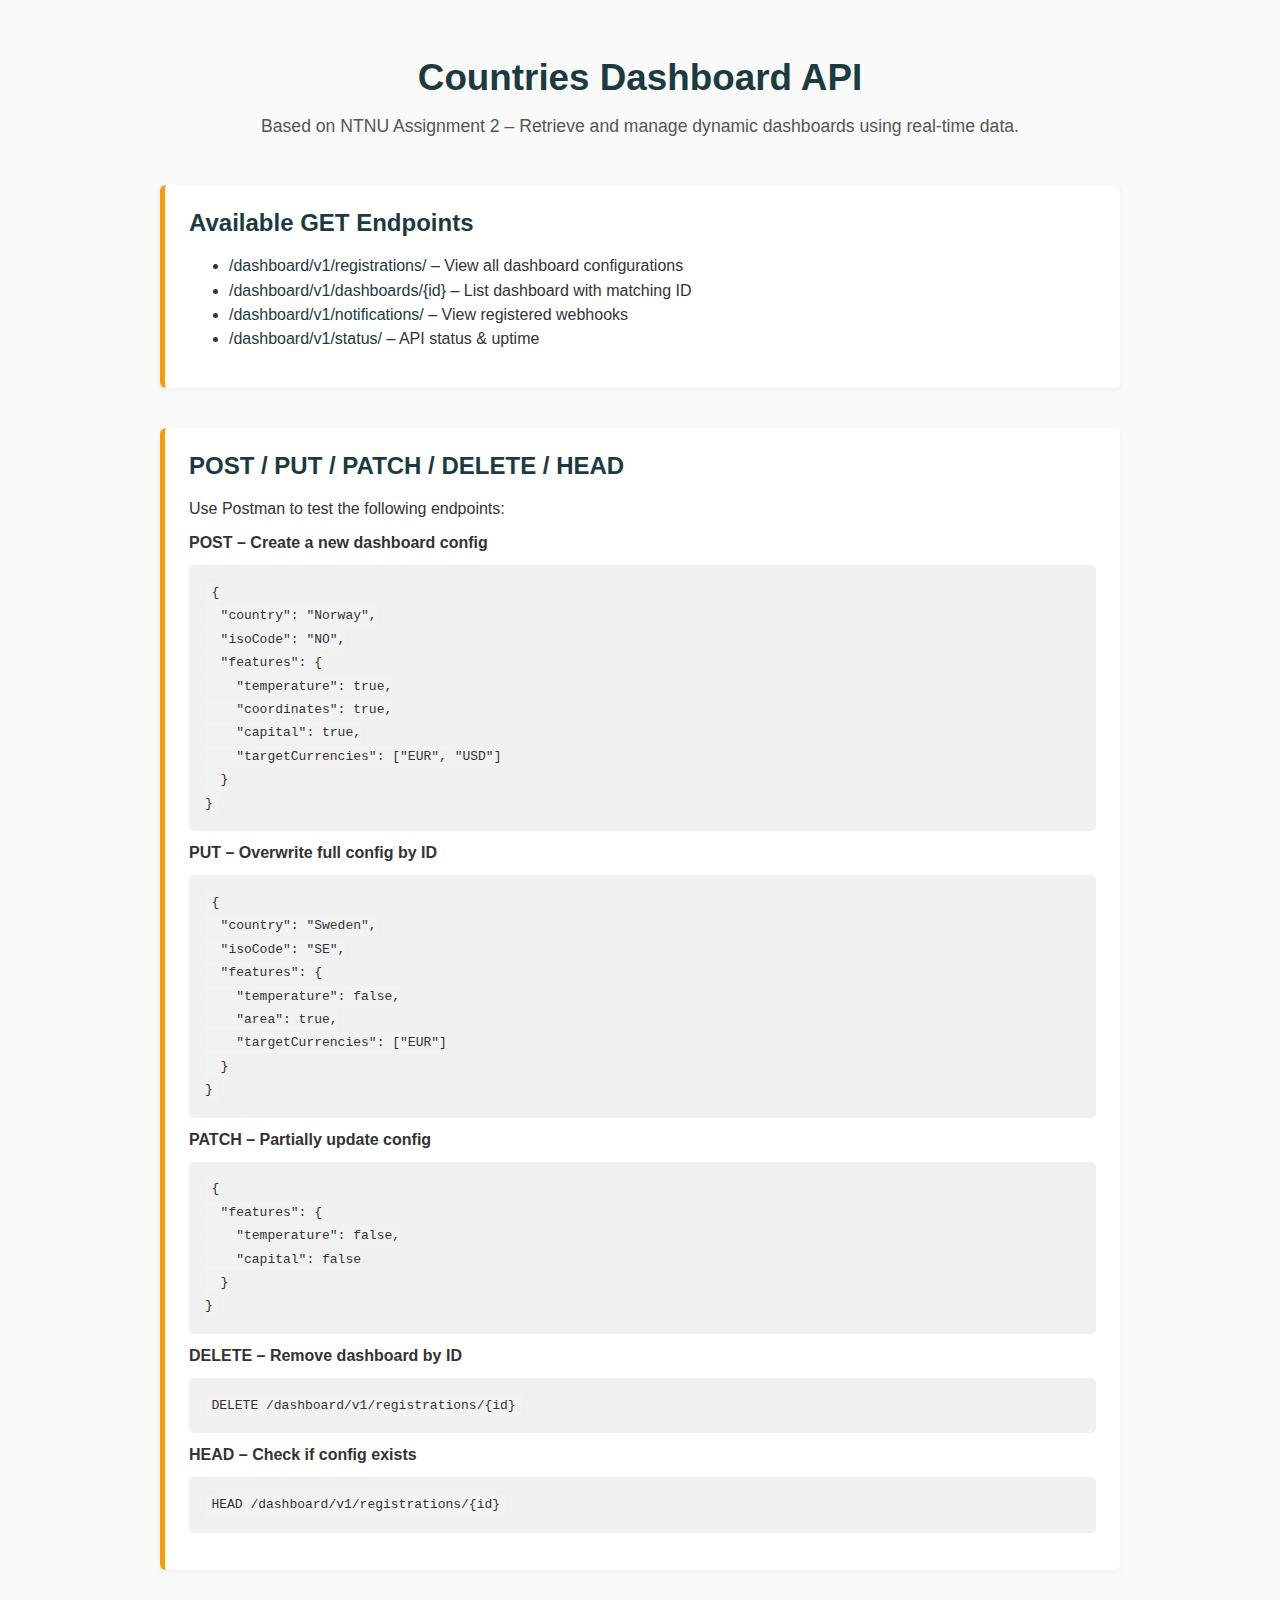
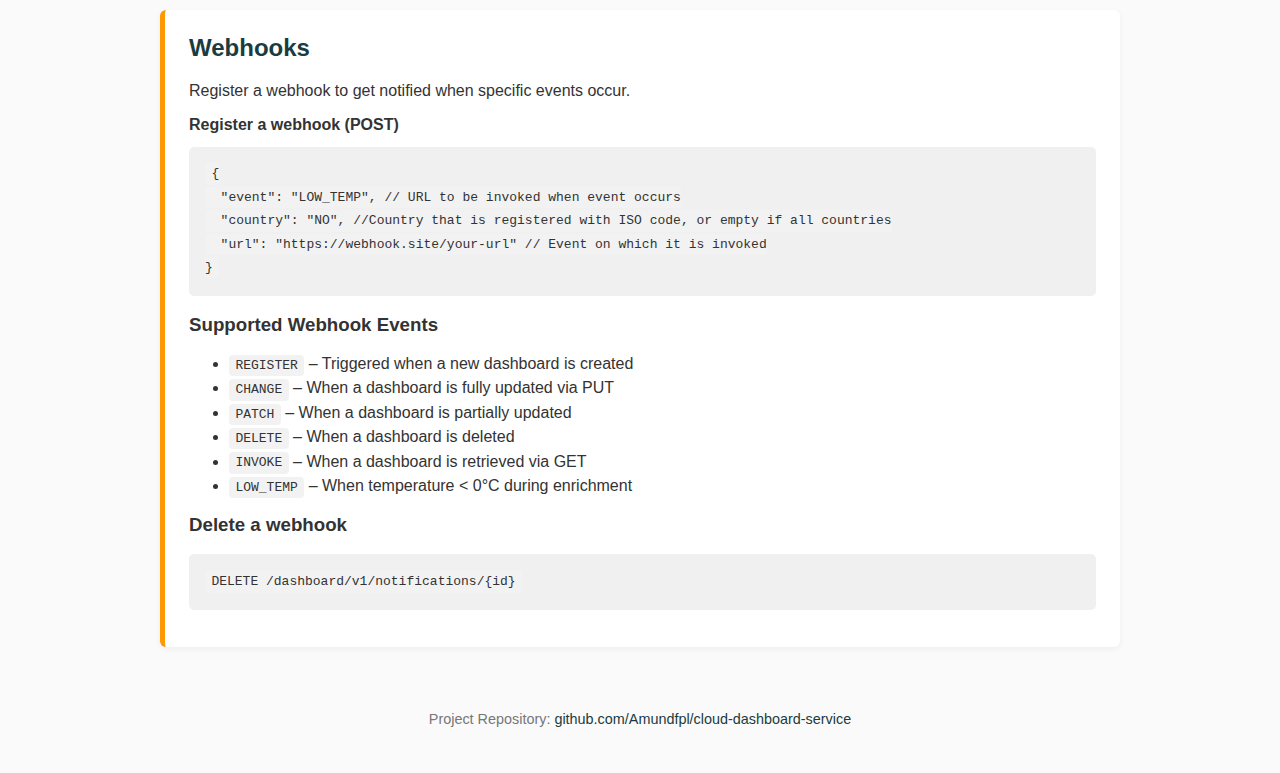
<file: static/index.html>
<!DOCTYPE html>
<html lang="en">
<head>
    <meta charset="UTF-8" />
    <title>Countries Dashboard API – Assignment 2</title>
    <style>
        :root {
            --primary: #1a3c40;
            --accent: #ff9900;
            --bg: #fafafa;
            --text: #333;
        }

        body {
            font-family: 'Segoe UI', sans-serif;
            background-color: var(--bg);
            color: var(--text);
            margin: 0;
            padding: 2rem;
            max-width: 960px;
            margin-left: auto;
            margin-right: auto;
        }

        header {
            text-align: center;
            margin-bottom: 3rem;
        }

        h1 {
            font-size: 2.3rem;
            margin-bottom: 0.5rem;
            color: var(--primary);
        }

        p.description {
            font-size: 1.1rem;
            color: #555;
        }

        section {
            margin-bottom: 2.5rem;
            padding: 1.5rem;
            background-color: #fff;
            border-left: 5px solid var(--accent);
            box-shadow: 0 2px 6px rgba(0,0,0,0.05);
            border-radius: 6px;
        }

        h2 {
            color: var(--primary);
            margin-top: 0;
        }

        code {
            background-color: #f2f2f2;
            padding: 0.2rem 0.4rem;
            border-radius: 4px;
            font-family: monospace;
        }

        pre {
            background: #f0f0f0;
            line-height: 1.8;
            padding: 1rem;
            border-radius: 5px;
            overflow-x: auto;
        }

        footer {
            text-align: center;
            font-size: 0.9rem;
            margin-top: 4rem;
            color: #777;
        }

        a {
            color: var(--primary);
            text-decoration: none;
        }

        a:hover {
            text-decoration: underline;
        }

        ul li {
            margin-bottom: 0.4rem;
        }
    </style>
</head>
<body>
<header>
    <h1>Countries Dashboard API</h1>
    <p class="description">Based on NTNU Assignment 2 – Retrieve and manage dynamic dashboards using real-time data.</p>
</header>

<section>
    <h2>Available GET Endpoints</h2>
    <ul>
        <li><a href="/dashboard/v1/registrations/">/dashboard/v1/registrations/</a> – View all dashboard configurations</li>
        <li><a href="/dashboard/v1/dashboards/">/dashboard/v1/dashboards/{id}</a> – List dashboard with matching ID</li>
        <li><a href="/dashboard/v1/notifications/">/dashboard/v1/notifications/</a> – View registered webhooks</li>
        <li><a href="/dashboard/v1/status/">/dashboard/v1/status/</a> – API status & uptime</li>
    </ul>
</section>

<section>
    <h2>POST / PUT / PATCH / DELETE / HEAD</h2>
    <p>Use Postman to test the following endpoints:</p>

    <strong>POST – Create a new dashboard config</strong>
    <pre><code>{
  "country": "Norway",
  "isoCode": "NO",
  "features": {
    "temperature": true,
    "coordinates": true,
    "capital": true,
    "targetCurrencies": ["EUR", "USD"]
  }
}</code></pre>

    <strong>PUT – Overwrite full config by ID</strong>
    <pre><code>{
  "country": "Sweden",
  "isoCode": "SE",
  "features": {
    "temperature": false,
    "area": true,
    "targetCurrencies": ["EUR"]
  }
}</code></pre>

    <strong>PATCH – Partially update config</strong>
    <pre><code>{
  "features": {
    "temperature": false,
    "capital": false
  }
}</code></pre>

    <strong>DELETE – Remove dashboard by ID</strong>
    <pre><code>DELETE /dashboard/v1/registrations/{id}</code></pre>

    <strong>HEAD – Check if config exists</strong>
    <pre><code>HEAD /dashboard/v1/registrations/{id}</code></pre>
</section>

<section>
    <h2>Webhooks</h2>
    <p>Register a webhook to get notified when specific events occur.</p>

    <strong>Register a webhook (POST)</strong>
    <pre><code>{
  "event": "LOW_TEMP", // URL to be invoked when event occurs
  "country": "NO", //Country that is registered with ISO code, or empty if all countries
  "url": "https://webhook.site/your-url" // Event on which it is invoked
}</code></pre>

    <h3>Supported Webhook Events</h3>
    <ul>
        <li><code>REGISTER</code> – Triggered when a new dashboard is created</li>
        <li><code>CHANGE</code> – When a dashboard is fully updated via PUT</li>
        <li><code>PATCH</code> – When a dashboard is partially updated</li>
        <li><code>DELETE</code> – When a dashboard is deleted</li>
        <li><code>INVOKE</code> – When a dashboard is retrieved via GET</li>
        <li><code>LOW_TEMP</code> – When temperature < 0°C during enrichment</li>
    </ul>

    <h3>Delete a webhook</h3>
    <pre><code>DELETE /dashboard/v1/notifications/{id}</code></pre>
</section>

<footer>
    <p>
        Project Repository:
        <a href="https://github.com/Amundfpl/cloud-dashboard-service" target="_blank">
            github.com/Amundfpl/cloud-dashboard-service
        </a>
    </p>
</footer>
</body>
</html>
</file>
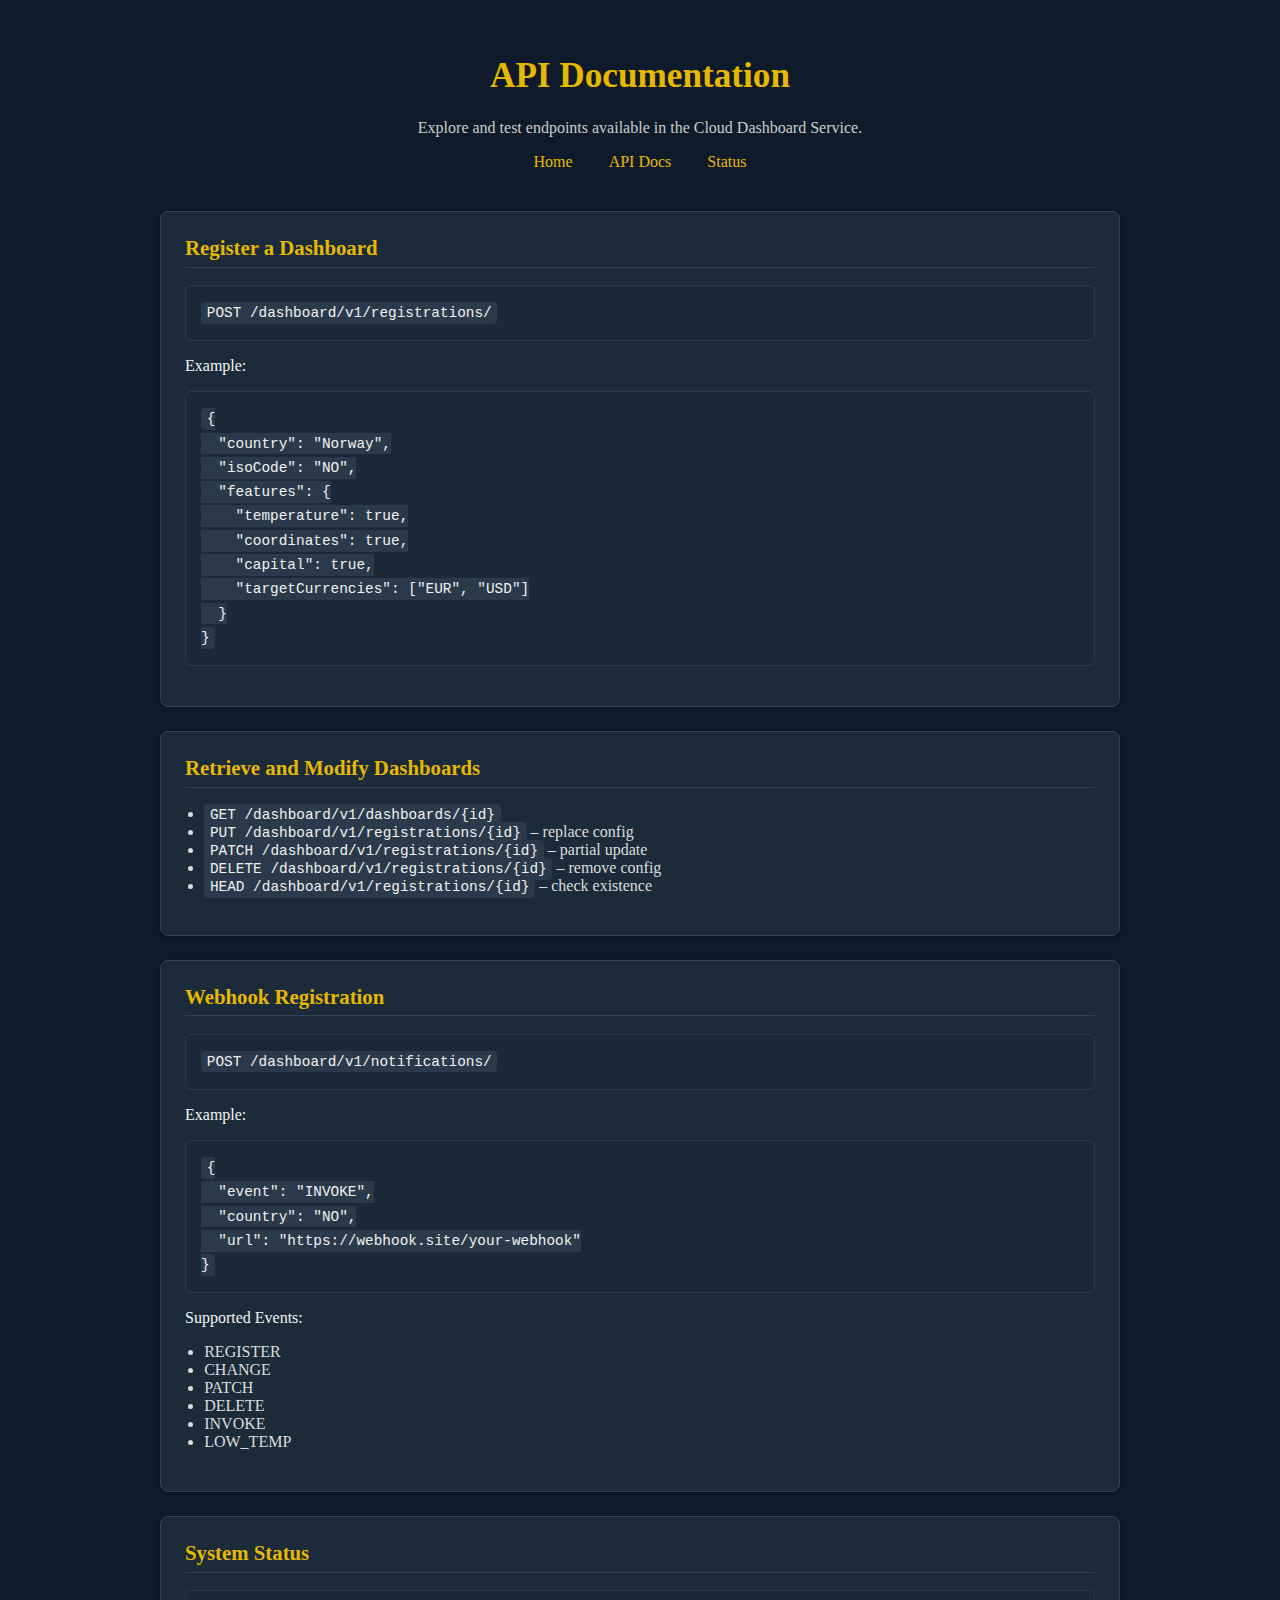
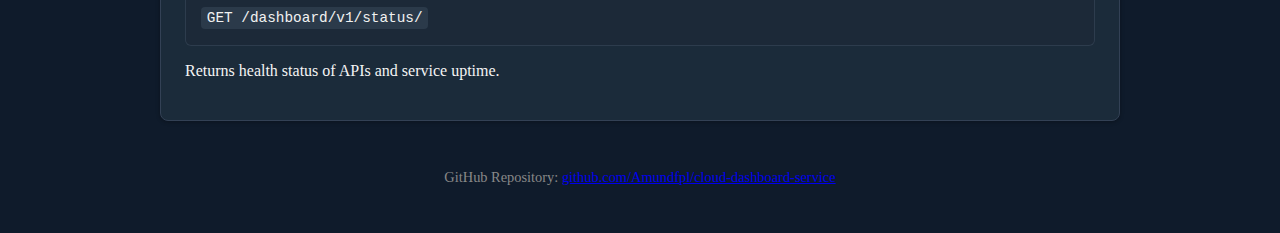
<file: static/docs.html>
<!DOCTYPE html>
<html lang="en">
<head>
    <meta charset="UTF-8">
    <title>API Documentation – Cloud Dashboard Service</title>
    <link rel="stylesheet" href="/static/styles.css">
    
</head>
<body>
<header>
    <h1>API Documentation</h1>
    <p class="description">Explore and test endpoints available in the Cloud Dashboard Service.</p>
    <nav>
        <a href="/">Home</a>
        <a href="/docs.html">API Docs</a>
        <a href="/dashboard/v1/status/">Status</a>
    </nav>
</header>

<div class="section-group">
    <div class="card">
        <h2>Register a Dashboard</h2>
        <pre><code>POST /dashboard/v1/registrations/</code></pre>
        <p>Example:</p>
        <pre><code>{
  "country": "Norway",
  "isoCode": "NO",
  "features": {
    "temperature": true,
    "coordinates": true,
    "capital": true,
    "targetCurrencies": ["EUR", "USD"]
  }
}</code></pre>
    </div>

    <div class="card">
        <h2>Retrieve and Modify Dashboards</h2>
        <ul>
            <li><code>GET /dashboard/v1/dashboards/{id}</code></li>
            <li><code>PUT /dashboard/v1/registrations/{id}</code> – replace config</li>
            <li><code>PATCH /dashboard/v1/registrations/{id}</code> – partial update</li>
            <li><code>DELETE /dashboard/v1/registrations/{id}</code> – remove config</li>
            <li><code>HEAD /dashboard/v1/registrations/{id}</code> – check existence</li>
        </ul>
    </div>

    <div class="card">
        <h2>Webhook Registration</h2>
        <pre><code>POST /dashboard/v1/notifications/</code></pre>
        <p>Example:</p>
        <pre><code>{
  "event": "INVOKE",
  "country": "NO",
  "url": "https://webhook.site/your-webhook"
}</code></pre>
        <p>Supported Events:</p>
        <ul>
            <li>REGISTER</li>
            <li>CHANGE</li>
            <li>PATCH</li>
            <li>DELETE</li>
            <li>INVOKE</li>
            <li>LOW_TEMP</li>
        </ul>
    </div>

    <div class="card">
        <h2>System Status</h2>
        <pre><code>GET /dashboard/v1/status/</code></pre>
        <p>Returns health status of APIs and service uptime.</p>
    </div>
</div>

<footer>
    <p>
        GitHub Repository:
        <a href="https://github.com/Amundfpl/cloud-dashboard-service" target="_blank">
            github.com/Amundfpl/cloud-dashboard-service
        </a>
    </p>
</footer>
</body>
</html>
</file>
<file: static/styles.css>
:root {
    --primary-bg: #0f1b2b;
    --primary-text: #f4f4f4;
    --accent: #e6b800;
    --card-bg: #1b2b3a;
    --border: #334155;
    --code-bg: #1f2a38;
}

body {
    font-family: -apple-system, BlinkMacSystemFont, 'Segoe UI', Roboto, Oxygen;
    margin: 0;
    padding: 2rem;
    background-color: var(--primary-bg);
    color: var(--primary-text);
    max-width: 960px;
    margin-left: auto;
    margin-right: auto;
}

header {
    text-align: center;
    margin-bottom: 2.5rem;
}

header h1 {
    font-size: 2.2rem;
    font-weight: 600;
    color: var(--accent);
}

header p {
    color: #cccccc;
    font-size: 1rem;
    margin-top: 0.5rem;
}

nav {
    margin-top: 1rem;
}

nav a {
    margin: 0 1rem;
    color: var(--accent);
    text-decoration: none;
    font-weight: 500;
}

nav a:hover {
    text-decoration: underline;
}

.section-group {
    display: flex;
    flex-direction: column;
    gap: 1.5rem;
}

.card {
    background-color: var(--card-bg);
    border: 1px solid var(--border);
    border-radius: 8px;
    padding: 1.5rem;
    box-shadow: 0 1px 4px rgba(0, 0, 0, 0.3);
}
.card pre {
    background-color: #1c2938;
    color: #f4f4f4;
    padding: 1rem;
    margin-top: 1rem;
    margin-bottom: 1rem;
    border-radius: 6px;
    font-size: 0.95rem;
    line-height: 1.6;
    box-shadow: inset 0 0 0 1px #2d3c4d;
}

.card code {
    background-color: #2b3a4a;
    color: #f1f1f1;
    padding: 0.2em 0.4em;
    border-radius: 4px;
    font-family: Menlo, Consolas, monospace;
    font-size: 0.9rem;
}


h2 {
    margin-top: 0;
    font-size: 1.3rem;
    color: var(--accent);
    border-bottom: 1px solid var(--border);
    padding-bottom: 0.4rem;
}

pre {
    background-color: var(--code-bg);
    color: #f4f4f4;
    padding: 1rem;
    overflow-x: auto;
    border-radius: 4px;
    font-size: 0.9rem;
    margin-top: 1rem;
}

code {
    background-color: inherit;
    color: inherit;
    font-family: monospace;
    white-space: pre-wrap;
}

ul {
    padding-left: 1.2rem;
    color: #dddddd;
}

footer {
    text-align: center;
    margin-top: 3rem;
    font-size: 0.9rem;
    color: #888888;
}

a:hover {
    text-decoration: underline;
}
</file>
